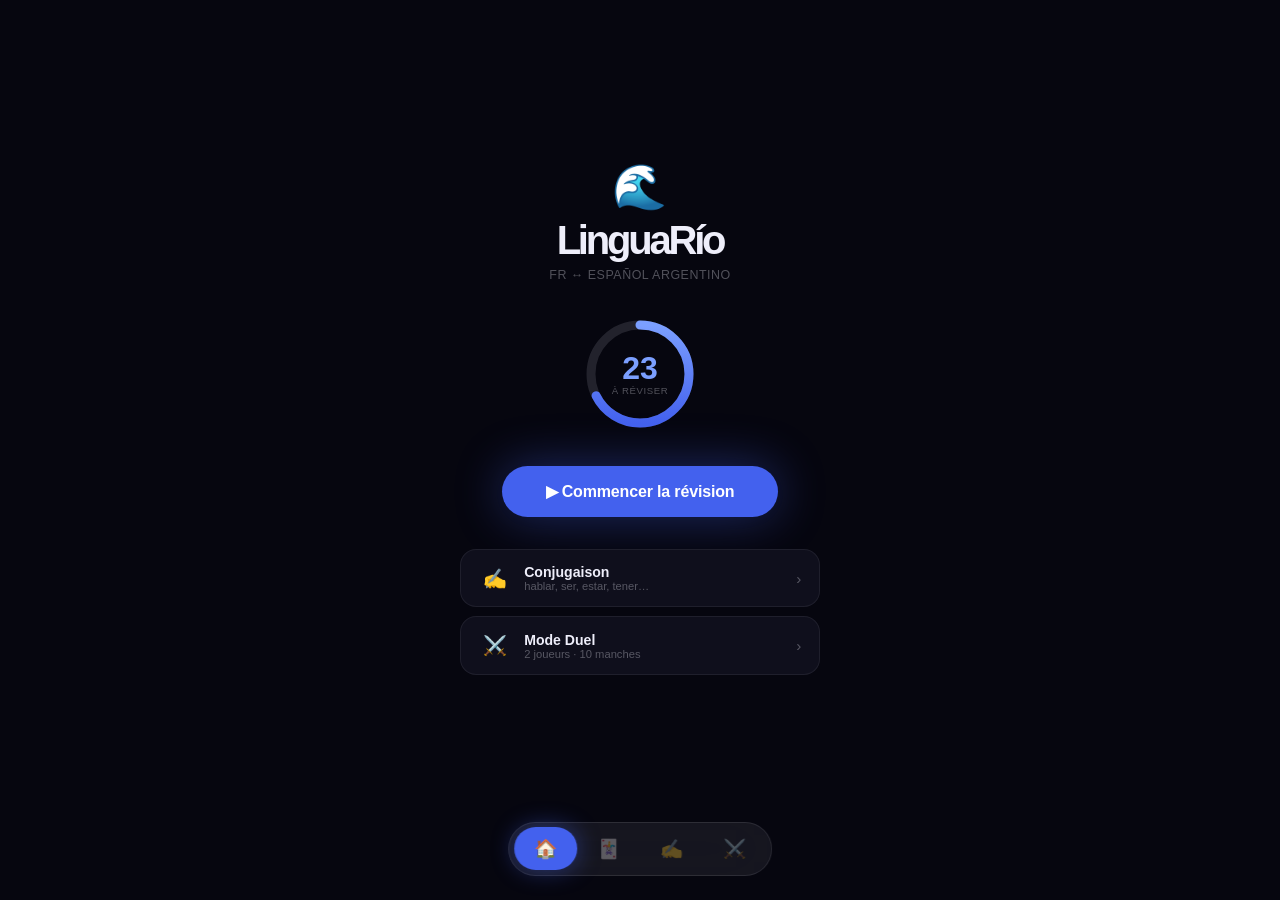
<file: draft-a.html>
<!DOCTYPE html>
<html lang="fr">
<head>
<meta charset="UTF-8">
<meta name="viewport" content="width=device-width, initial-scale=1.0, viewport-fit=cover">
<title>LinguaRío · Draft A — Instinct</title>
<style>
:root {
  --bg: #06060f;
  --s:  #0f0f1c;
  --s2: #161626;
  --tx: #eeeefa;
  --m:  rgba(238,238,250,.32);
  --m2: rgba(238,238,250,.12);
  --a:  #4361ee;
  --a2: #7b9fff;
  --g:  #22c55e;
  --g2: #4ade80;
  --r:  #ef4444;
}
*, *::before, *::after { box-sizing: border-box; margin: 0; padding: 0; }
html, body { height: 100%; overflow: hidden; background: var(--bg); color: var(--tx);
  font-family: -apple-system, BlinkMacSystemFont, 'SF Pro Display', sans-serif; }

.screen { display: none; position: fixed; inset: 0; flex-direction: column; }
.screen.on { display: flex; }

/* NAV — floating pill, icons only */
nav {
  position: fixed; bottom: max(1.5rem, env(safe-area-inset-bottom));
  left: 50%; transform: translateX(-50%);
  background: rgba(238,238,250,.07);
  backdrop-filter: blur(28px); -webkit-backdrop-filter: blur(28px);
  border: 1px solid rgba(238,238,250,.1);
  border-radius: 4rem; padding: .3rem; display: flex; gap: 0; z-index: 999;
}
nav button {
  border: none; background: none; color: var(--m);
  padding: .65rem 1.25rem; border-radius: 3rem;
  font-size: 1.15rem; cursor: pointer; transition: background .18s, color .18s;
}
nav button.on { background: var(--a); color: #fff; box-shadow: 0 0 24px rgba(67,97,238,.45); }

/* ── HOME ── */
#home { align-items: center; justify-content: center; gap: 2rem; padding: 2rem 2rem 6rem; }

.brand { display: flex; flex-direction: column; align-items: center; gap: .3rem; }
.brand-wave { font-size: 2.75rem; }
.brand-name { font-size: 2.5rem; font-weight: 900; letter-spacing: -.08em; }
.brand-sub  { font-size: .78rem; color: var(--m); letter-spacing: .04em; }

/* Ring */
.ring-wrap { position: relative; width: 120px; height: 120px; }
.ring-svg   { transform: rotate(-90deg); }
.ring-bg    { fill: none; stroke: var(--m2); stroke-width: 9; }
.ring-fg    { fill: none; stroke: url(#rg); stroke-width: 9; stroke-linecap: round;
              stroke-dasharray: 308; stroke-dashoffset: 100; }
.ring-inner { position: absolute; inset: 0; display: flex; flex-direction: column;
              align-items: center; justify-content: center; gap: .05rem; }
.ring-n  { font-size: 2rem; font-weight: 900; color: var(--a2); line-height: 1; }
.ring-l  { font-size: .6rem; color: var(--m); letter-spacing: .06em; text-transform: uppercase; }

.cta {
  background: var(--a); color: #fff;
  border: none; border-radius: 3rem;
  padding: 1rem 2.75rem; font-size: 1rem; font-weight: 800;
  cursor: pointer; letter-spacing: -.01em;
  box-shadow: 0 0 48px rgba(67,97,238,.4), 0 4px 20px rgba(0,0,0,.3);
  transition: transform .12s, box-shadow .12s;
}
.cta:active { transform: scale(.97); }

.home-rows { display: flex; flex-direction: column; gap: .55rem; width: 100%; max-width: 360px; }
.home-row {
  background: var(--s); border: 1px solid rgba(238,238,250,.07);
  border-radius: 1rem; padding: .9rem 1.1rem;
  display: flex; align-items: center; gap: .85rem; cursor: pointer;
  transition: background .14s; user-select: none;
}
.home-row:active { background: var(--s2); }
.home-row-ic   { font-size: 1.2rem; width: 2rem; text-align: center; }
.home-row-info { flex: 1; }
.home-row-t    { font-size: .88rem; font-weight: 700; }
.home-row-s    { font-size: .7rem; color: var(--m); }
.home-row-arr  { color: var(--m); font-size: .95rem; }

/* ── FLASHCARDS ── */
#flashcards { align-items: center; justify-content: flex-start; padding: 3rem 1.5rem 6rem; gap: 1.25rem; }

.fc-topbar { display: flex; justify-content: space-between; align-items: center; width: 100%; max-width: 380px; }
.fc-counter { font-size: .78rem; color: var(--m); letter-spacing: .06em; }
.fc-quit    { font-size: .78rem; color: var(--m); cursor: pointer; padding: .3rem .5rem; }
.fc-bar     { width: 100%; max-width: 380px; height: 2px; background: var(--m2); border-radius: 1px; overflow: hidden; }
.fc-fill    { height: 100%; width: 30%; background: linear-gradient(90deg, var(--a), var(--a2)); border-radius: 1px; }

.fc-card {
  width: 100%; max-width: 380px; flex: 1;
  background: var(--s); border: 1px solid rgba(238,238,250,.07);
  border-radius: 1.5rem; padding: 2.5rem 2rem;
  display: flex; flex-direction: column; align-items: center; justify-content: center;
  gap: .75rem;
}
.fc-lang    { font-size: .65rem; color: var(--m); letter-spacing: .12em; text-transform: uppercase; }
.fc-word    { font-size: 4.5rem; font-weight: 900; letter-spacing: -.07em; text-align: center; line-height: .92; }
.fc-hint    { font-size: .78rem; color: var(--m); font-style: italic; text-align: center; min-height: 1.3em; }
.fc-answer  { font-size: 3.25rem; font-weight: 900; letter-spacing: -.06em; color: var(--a2); text-align: center; display: none; }
.fc-context { font-size: .78rem; color: var(--m); font-style: italic; text-align: center; display: none; }

.fc-reveal {
  background: var(--m2); border: 1px solid rgba(238,238,250,.12);
  color: rgba(238,238,250,.55); border-radius: 3rem;
  padding: .75rem 2.25rem; font-size: .85rem; font-weight: 700;
  cursor: pointer; transition: all .15s; margin-top: .75rem;
}
.fc-reveal:active { background: rgba(238,238,250,.18); }

.fc-btns { display: flex; gap: .75rem; width: 100%; max-width: 380px; display: none; }
.fc-btn  { flex: 1; border: none; border-radius: 3rem; padding: .95rem; font-size: .9rem; font-weight: 800; cursor: pointer; transition: transform .1s; }
.fc-btn:active { transform: scale(.97); }
.fc-btn-n { background: rgba(239,68,68,.14); color: #f87171; border: 1px solid rgba(239,68,68,.25); }
.fc-btn-y { background: rgba(34,197,94,.14); color: var(--g2);  border: 1px solid rgba(34,197,94,.25); }

/* ── CONJUGATION ── */
#conjugation { padding: 2rem 1.5rem 6rem; gap: 1.25rem; overflow-y: auto; }

.co-title { font-size: 2.25rem; font-weight: 900; letter-spacing: -.07em; }
.co-tabs  { display: flex; gap: .4rem; flex-wrap: wrap; }
.co-tab   { border: none; border-radius: 99px; padding: .35rem .95rem;
            font-size: .78rem; font-weight: 700; cursor: pointer; transition: all .15s; }
.co-tab.on      { background: var(--a); color: #fff; box-shadow: 0 0 16px rgba(67,97,238,.35); }
.co-tab:not(.on){ background: var(--m2); color: var(--m); }
.co-verb  { font-size: 3.25rem; font-weight: 900; letter-spacing: -.07em; color: var(--a2); }
.co-verbs { display: flex; flex-wrap: wrap; gap: .45rem; }
.co-vpill { padding: .35rem .9rem; border-radius: 99px; font-size: .85rem; font-weight: 600; cursor: pointer; }
.co-vpill.on      { background: var(--a); color: #fff; }
.co-vpill:not(.on){ background: var(--m2); color: var(--m); }
.co-grid  { display: grid; grid-template-columns: 1fr 1fr; gap: .6rem; }
.co-cell  { background: var(--s); border: 1px solid rgba(238,238,250,.07); border-radius: 1rem; padding: .9rem 1rem; }
.co-pron  { font-size: .62rem; color: var(--m); letter-spacing: .1em; text-transform: uppercase; margin-bottom: .3rem; }
.co-form  { font-size: 1.45rem; font-weight: 800; letter-spacing: -.03em; }

/* ── DUEL ── */
#duel { flex-direction: row; }
.dh { flex: 1; display: flex; align-items: center; justify-content: center; cursor: pointer; user-select: none; }
.dh-fr { background: rgba(67,97,238,.09); }
.dh-ar { background: rgba(34,197,94,.09); border-left: 1px solid rgba(238,238,250,.05); }
.dh-inner { display: flex; flex-direction: column; align-items: center; gap: .4rem; }
.dh-flag  { font-size: 2.25rem; }
.dh-pts   { font-size: 5rem; font-weight: 900; line-height: 1; letter-spacing: -.05em; }
.dh-fr .dh-pts { color: #7b9fff; }
.dh-ar .dh-pts { color: var(--g2); }
.dh-lbl   { font-size: .6rem; color: var(--m); letter-spacing: .08em; text-transform: uppercase; text-align: center; }
.du-ov    { position: absolute; inset: 0; display: flex; align-items: center; justify-content: center; pointer-events: none; }
.du-card  {
  background: rgba(6,6,15,.9); backdrop-filter: blur(28px); -webkit-backdrop-filter: blur(28px);
  border: 1px solid rgba(238,238,250,.12); border-radius: 1.5rem;
  padding: 1.5rem 2.75rem; display: flex; flex-direction: column; align-items: center; gap: .9rem;
  pointer-events: auto; box-shadow: 0 8px 56px rgba(0,0,0,.65);
}
.du-rd    { font-size: .62rem; color: var(--m); letter-spacing: .1em; text-transform: uppercase; }
.du-word  { font-size: 3.25rem; font-weight: 900; letter-spacing: -.06em; }
.du-btn   { background: #fff; color: #06060f; border: none; border-radius: 2rem; padding: .7rem 2rem; font-size: .9rem; font-weight: 800; cursor: pointer; }
</style>
</head>
<body>

<!-- ── HOME ── -->
<main class="screen on" id="home">
  <div class="brand">
    <div class="brand-wave">🌊</div>
    <div class="brand-name">LinguaRío</div>
    <div class="brand-sub">FR ↔ ESPAÑOL ARGENTINO</div>
  </div>

  <div class="ring-wrap">
    <svg class="ring-svg" width="120" height="120" viewBox="0 0 120 120">
      <defs>
        <linearGradient id="rg" x1="0%" y1="0%" x2="100%" y2="0%">
          <stop offset="0%" stop-color="#4361ee"/>
          <stop offset="100%" stop-color="#7b9fff"/>
        </linearGradient>
      </defs>
      <circle class="ring-bg" cx="60" cy="60" r="49"/>
      <circle class="ring-fg" cx="60" cy="60" r="49"/>
    </svg>
    <div class="ring-inner">
      <div class="ring-n">23</div>
      <div class="ring-l">à réviser</div>
    </div>
  </div>

  <button class="cta" onclick="go('flashcards')">▶ Commencer la révision</button>

  <div class="home-rows">
    <div class="home-row" onclick="go('conjugation')">
      <span class="home-row-ic">✍️</span>
      <div class="home-row-info">
        <div class="home-row-t">Conjugaison</div>
        <div class="home-row-s">hablar, ser, estar, tener…</div>
      </div>
      <span class="home-row-arr">›</span>
    </div>
    <div class="home-row" onclick="go('duel')">
      <span class="home-row-ic">⚔️</span>
      <div class="home-row-info">
        <div class="home-row-t">Mode Duel</div>
        <div class="home-row-s">2 joueurs · 10 manches</div>
      </div>
      <span class="home-row-arr">›</span>
    </div>
  </div>
</main>

<!-- ── FLASHCARDS ── -->
<main class="screen" id="flashcards">
  <div class="fc-topbar">
    <span class="fc-counter">7 / 23 mots</span>
    <span class="fc-quit" onclick="go('home')">✕</span>
  </div>
  <div class="fc-bar"><div class="fc-fill"></div></div>
  <div class="fc-card">
    <div class="fc-lang">🇬🇧 Anglais</div>
    <div class="fc-word">house</div>
    <div class="fc-answer" id="fc-ans">maison · casa</div>
    <div class="fc-context" id="fc-ctx">"La maison est grande" · "La casa es grande"</div>
    <div class="fc-hint" id="fc-hint">Pense à ta réponse…</div>
    <button class="fc-reveal" id="fc-rev" onclick="fcReveal()">Révéler la traduction →</button>
  </div>
  <div class="fc-btns" id="fc-btns">
    <button class="fc-btn fc-btn-n" onclick="fcNext()">✗ &nbsp;Raté</button>
    <button class="fc-btn fc-btn-y" onclick="fcNext()">✓ &nbsp;Su !</button>
  </div>
</main>

<!-- ── CONJUGATION ── -->
<main class="screen" id="conjugation">
  <div class="co-title">Conjugaison</div>
  <div class="co-tabs">
    <button class="co-tab on">Présent</button>
    <button class="co-tab">Passé composé</button>
    <button class="co-tab">Futur</button>
    <button class="co-tab">Subjonctif</button>
  </div>
  <div class="co-verbs">
    <span class="co-vpill on">hablar</span>
    <span class="co-vpill">ser</span>
    <span class="co-vpill">estar</span>
    <span class="co-vpill">tener</span>
    <span class="co-vpill">ir</span>
    <span class="co-vpill">hacer</span>
    <span class="co-vpill">poder</span>
  </div>
  <div class="co-verb">hablar</div>
  <div class="co-grid">
    <div class="co-cell"><div class="co-pron">yo</div><div class="co-form">hablo</div></div>
    <div class="co-cell"><div class="co-pron">vos</div><div class="co-form">hablás</div></div>
    <div class="co-cell"><div class="co-pron">él / ella</div><div class="co-form">habla</div></div>
    <div class="co-cell"><div class="co-pron">nosotros</div><div class="co-form">hablamos</div></div>
    <div class="co-cell"><div class="co-pron">ustedes</div><div class="co-form">hablan</div></div>
    <div class="co-cell" style="border-color:rgba(67,97,238,.3);background:rgba(67,97,238,.06)">
      <div class="co-pron" style="color:var(--a2)">⚡ voseo argentin</div>
      <div class="co-form" style="color:var(--a2)">hablás</div>
    </div>
  </div>
</main>

<!-- ── DUEL ── -->
<main class="screen" id="duel" style="flex-direction:row;position:fixed;inset:0;">
  <div class="dh dh-fr">
    <div class="dh-inner" style="transform:rotate(180deg)">
      <div class="dh-flag">🇫🇷</div>
      <div class="dh-pts">3</div>
      <div class="dh-lbl">apprend<br>le français</div>
    </div>
  </div>
  <div class="dh dh-ar">
    <div class="dh-inner">
      <div class="dh-flag">🇦🇷</div>
      <div class="dh-pts">5</div>
      <div class="dh-lbl">apprend<br>l'espagnol</div>
    </div>
  </div>
  <div class="du-ov">
    <div class="du-card">
      <div class="du-rd">Manche 8 / 10</div>
      <div class="du-word">rain</div>
      <button class="du-btn">Révéler</button>
    </div>
  </div>
</main>

<!-- NAV -->
<nav>
  <button class="on" data-s="home"        onclick="go('home')">🏠</button>
  <button          data-s="flashcards"   onclick="go('flashcards')">🃏</button>
  <button          data-s="conjugation"  onclick="go('conjugation')">✍️</button>
  <button          data-s="duel"         onclick="go('duel')">⚔️</button>
</nav>

<script>
function go(id) {
  document.querySelectorAll('.screen').forEach(s => s.classList.remove('on'));
  document.querySelectorAll('nav button').forEach(b => b.classList.remove('on'));
  document.getElementById(id).classList.add('on');
  document.querySelector(`[data-s="${id}"]`)?.classList.add('on');
}
function fcReveal() {
  document.getElementById('fc-ans').style.display = 'block';
  document.getElementById('fc-ctx').style.display = 'block';
  document.getElementById('fc-hint').style.display = 'none';
  document.getElementById('fc-rev').style.display = 'none';
  document.getElementById('fc-btns').style.display = 'flex';
}
function fcNext() {
  document.getElementById('fc-ans').style.display = 'none';
  document.getElementById('fc-ctx').style.display = 'none';
  document.getElementById('fc-hint').style.display = 'block';
  document.getElementById('fc-rev').style.display = 'block';
  document.getElementById('fc-btns').style.display = 'none';
}
</script>
</body>
</html>
</file>
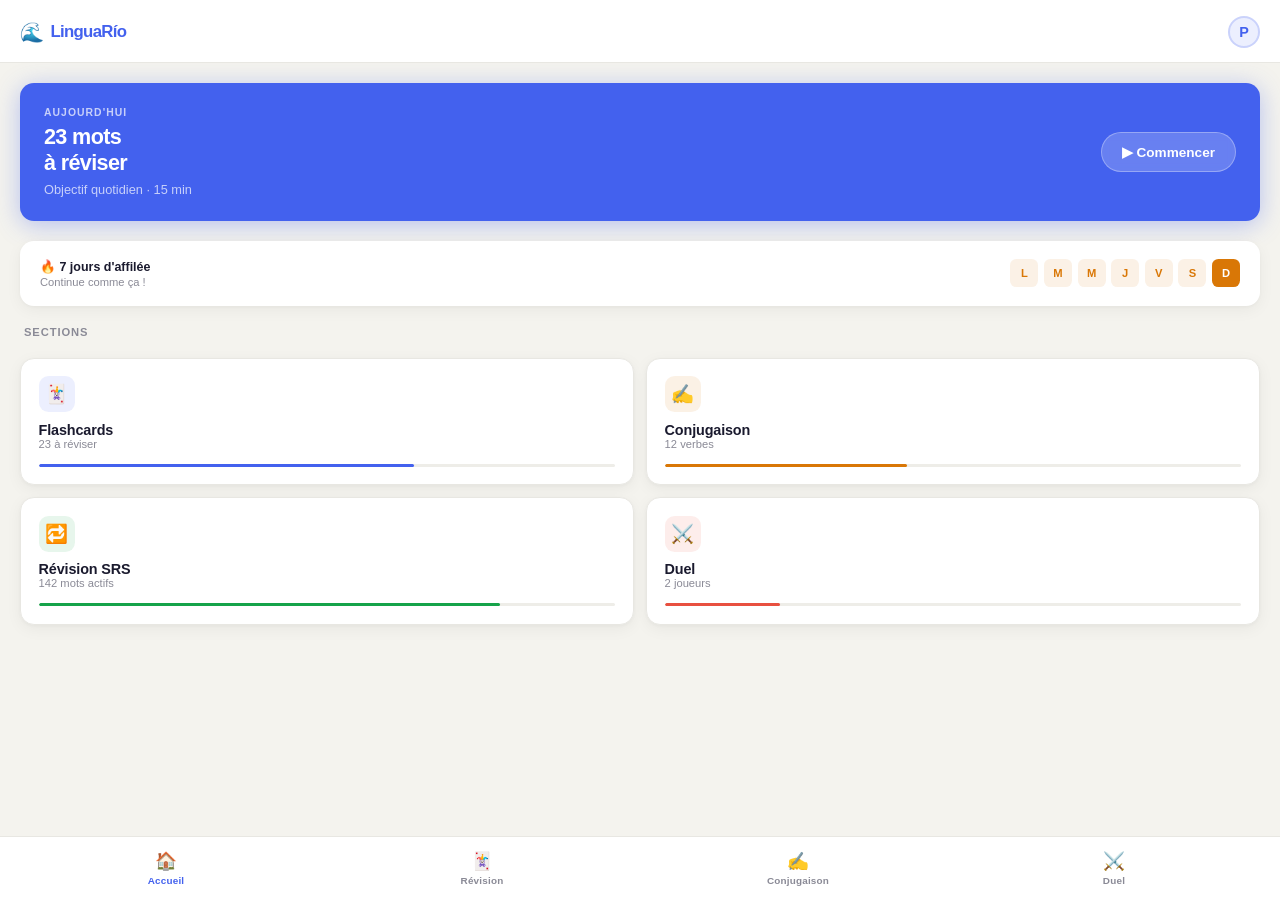
<file: draft-b.html>
<!DOCTYPE html>
<html lang="fr">
<head>
<meta charset="UTF-8">
<meta name="viewport" content="width=device-width, initial-scale=1.0, viewport-fit=cover">
<title>LinguaRío · Draft B — Atelier</title>
<style>
:root {
  --bg:   #f4f3ee;
  --bg2:  #eeede8;
  --card: #ffffff;
  --tx:   #1a1a2e;
  --m:    #8a8a96;
  --m2:   #c8c7cc;
  --brd:  #e8e7e2;
  --a:    #4361ee;
  --a10:  rgba(67,97,238,.1);
  --a20:  rgba(67,97,238,.2);
  --co:   #e85040;
  --co10: rgba(232,80,64,.1);
  --g:    #16a34a;
  --g10:  rgba(22,163,74,.1);
  --y:    #d97706;
  --y10:  rgba(217,119,6,.1);
  --r:    .875rem;
  --rs:   .625rem;
  --sh:   0 1px 4px rgba(0,0,0,.04), 0 4px 16px rgba(0,0,0,.05);
  --sh2:  0 2px 8px rgba(0,0,0,.06), 0 8px 32px rgba(0,0,0,.07);
}
*, *::before, *::after { box-sizing: border-box; margin: 0; padding: 0; }
html, body { height: 100%; overflow: hidden; background: var(--bg); color: var(--tx);
  font-family: -apple-system, BlinkMacSystemFont, 'Segoe UI', Roboto, sans-serif; }

.screen { display: none; position: fixed; inset: 0; flex-direction: column; overflow-y: auto; overflow-x: hidden; }
.screen.on { display: flex; }

/* NAV — bottom tabs with labels */
nav {
  position: fixed; bottom: 0; left: 0; right: 0;
  background: var(--card); border-top: 1px solid var(--brd);
  display: flex; padding: .5rem .5rem max(.5rem, env(safe-area-inset-bottom));
  z-index: 999;
}
nav button {
  flex: 1; border: none; background: none; color: var(--m);
  display: flex; flex-direction: column; align-items: center; gap: .15rem;
  padding: .4rem .2rem; cursor: pointer; border-radius: var(--rs);
  transition: color .15s; font-size: inherit;
}
nav button .ni { font-size: 1.1rem; }
nav button .nl { font-size: .62rem; font-weight: 600; letter-spacing: .02em; }
nav button.on   { color: var(--a); }

/* ── HOME ── */
#home { padding: 0 0 5rem; }

.hm-header {
  background: var(--card); border-bottom: 1px solid var(--brd);
  padding: 1rem 1.25rem .85rem; display: flex; align-items: center; justify-content: space-between;
  position: sticky; top: 0; z-index: 10;
}
.hm-logo { display: flex; align-items: center; gap: .4rem; }
.hm-wave { font-size: 1.2rem; }
.hm-name { font-size: 1.05rem; font-weight: 800; letter-spacing: -.04em; color: var(--a); }
.hm-avatar {
  width: 32px; height: 32px; border-radius: 50%;
  background: var(--a10); border: 2px solid var(--a20);
  display: flex; align-items: center; justify-content: center;
  font-size: .9rem; font-weight: 700; color: var(--a);
}

.hm-body { padding: 1.25rem; display: flex; flex-direction: column; gap: 1.25rem; }

/* Today card */
.today-card {
  background: var(--a); border-radius: var(--r); padding: 1.5rem;
  color: #fff; display: flex; align-items: center; gap: 1.25rem;
  box-shadow: 0 4px 24px rgba(67,97,238,.35);
  cursor: pointer;
}
.today-left { flex: 1; display: flex; flex-direction: column; gap: .4rem; }
.today-tag  { font-size: .65rem; font-weight: 700; letter-spacing: .1em; text-transform: uppercase; opacity: .7; }
.today-h    { font-size: 1.35rem; font-weight: 800; letter-spacing: -.03em; line-height: 1.2; }
.today-sub  { font-size: .8rem; opacity: .7; }
.today-btn  {
  background: rgba(255,255,255,.2); border: 1.5px solid rgba(255,255,255,.3);
  color: #fff; border-radius: 2rem; padding: .7rem 1.25rem;
  font-size: .85rem; font-weight: 800; cursor: pointer;
  white-space: nowrap; backdrop-filter: blur(4px);
  transition: background .15s;
}
.today-btn:active { background: rgba(255,255,255,.3); }

/* Streak bar */
.streak-wrap { background: var(--card); border-radius: var(--r); padding: 1.1rem 1.25rem; box-shadow: var(--sh); display: flex; align-items: center; justify-content: space-between; }
.streak-left { display: flex; flex-direction: column; gap: .15rem; }
.streak-t    { font-size: .78rem; font-weight: 700; color: var(--tx); }
.streak-s    { font-size: .7rem; color: var(--m); }
.streak-days { display: flex; gap: .35rem; }
.sday { width: 28px; height: 28px; border-radius: .4rem; display: flex; align-items: center; justify-content: center; font-size: .7rem; }
.sday.done { background: var(--y10); color: var(--y); font-weight: 800; }
.sday.today{ background: var(--y); color: #fff; font-weight: 800; }
.sday.miss { background: var(--bg2); color: var(--m2); }

/* Section header */
.sh { font-size: .7rem; font-weight: 700; color: var(--m); letter-spacing: .08em; text-transform: uppercase; padding: 0 .25rem; }

/* Grid cards */
.grid2 { display: grid; grid-template-columns: 1fr 1fr; gap: .75rem; }
.gc {
  background: var(--card); border-radius: var(--r);
  padding: 1.1rem; box-shadow: var(--sh); cursor: pointer;
  display: flex; flex-direction: column; gap: .6rem;
  transition: box-shadow .15s, transform .12s;
  border: 1px solid var(--brd);
}
.gc:active { transform: scale(.98); }
.gc-icon { width: 36px; height: 36px; border-radius: .6rem; display: flex; align-items: center; justify-content: center; font-size: 1.15rem; }
.gc-title { font-size: .9rem; font-weight: 700; letter-spacing: -.01em; }
.gc-sub   { font-size: .7rem; color: var(--m); }
.gc-prog  { height: 3px; background: var(--bg2); border-radius: 2px; overflow: hidden; margin-top: .25rem; }
.gc-fill  { height: 100%; border-radius: 2px; }

/* ── FLASHCARDS ── */
#flashcards { padding: 0 0 5rem; background: var(--bg); }

.fc-hd {
  background: var(--card); border-bottom: 1px solid var(--brd);
  padding: 1rem 1.25rem; display: flex; align-items: center; gap: 1rem; position: sticky; top: 0; z-index: 10;
}
.fc-back { font-size: 1.1rem; color: var(--m); cursor: pointer; padding: .2rem; }
.fc-prog-wrap { flex: 1; display: flex; flex-direction: column; gap: .3rem; }
.fc-hd-count  { font-size: .75rem; font-weight: 700; color: var(--tx); }
.fc-bar  { height: 5px; background: var(--bg2); border-radius: 3px; overflow: hidden; }
.fc-fill { height: 100%; width: 30%; background: linear-gradient(90deg, var(--a), #7b9fff); border-radius: 3px; }
.fc-hd-pts { font-size: .78rem; color: var(--m); }

.fc-body { padding: 1.25rem; display: flex; flex-direction: column; gap: 1rem; }

.fc-card-wrap {
  background: var(--card); border-radius: var(--r); box-shadow: var(--sh2);
  padding: 2.5rem 1.5rem; display: flex; flex-direction: column; align-items: center;
  gap: .6rem; min-height: 260px; justify-content: center; border: 1px solid var(--brd);
  cursor: pointer;
}
.fc-badge {
  background: var(--a10); color: var(--a);
  font-size: .65rem; font-weight: 800; letter-spacing: .08em; text-transform: uppercase;
  padding: .25rem .75rem; border-radius: 99px;
}
.fc-cw     { font-size: 4rem; font-weight: 900; letter-spacing: -.07em; text-align: center; line-height: .95; color: var(--tx); }
.fc-tap    { font-size: .8rem; color: var(--m); margin-top: .5rem; }
.fc-ans-w  { font-size: 3rem; font-weight: 900; letter-spacing: -.06em; color: var(--a); display: none; }
.fc-langs  { display: flex; gap: 1.5rem; align-items: center; display: none; }
.fc-lang   { display: flex; flex-direction: column; align-items: center; gap: .2rem; }
.fc-lflag  { font-size: 1.5rem; }
.fc-lword  { font-size: 1.25rem; font-weight: 700; }
.fc-lsep   { font-size: 1rem; color: var(--m2); }
.fc-ctx2   { font-size: .78rem; color: var(--m); font-style: italic; text-align: center; display: none; }

.fc-reveal-btn {
  background: var(--a); color: #fff; border: none; border-radius: var(--r);
  padding: .9rem; font-size: .9rem; font-weight: 700; cursor: pointer;
  width: 100%; margin-top: .25rem; transition: opacity .15s;
}
.fc-reveal-btn:active { opacity: .9; }
.fc-vote { display: flex; gap: .75rem; display: none; }
.fc-vote button { flex: 1; border: none; border-radius: var(--r); padding: .9rem; font-size: .88rem; font-weight: 700; cursor: pointer; }
.fc-no  { background: var(--co10); color: var(--co); border: 1.5px solid rgba(232,80,64,.2); }
.fc-yes { background: var(--g10);  color: var(--g);  border: 1.5px solid rgba(22,163,74,.2); }

/* Stats row */
.fc-stats { display: flex; gap: .75rem; }
.fc-stat  { flex: 1; background: var(--card); border: 1px solid var(--brd); border-radius: var(--rs); padding: .85rem .75rem; text-align: center; box-shadow: var(--sh); }
.fc-sn    { font-size: 1.5rem; font-weight: 900; color: var(--tx); }
.fc-sl    { font-size: .65rem; color: var(--m); letter-spacing: .04em; }

/* ── CONJUGATION ── */
#conjugation { padding: 0 0 5rem; }

.co-hd { background: var(--card); border-bottom: 1px solid var(--brd); padding: 1rem 1.25rem; position: sticky; top: 0; z-index: 10; display: flex; align-items: center; gap: .85rem; }
.co-back { font-size: 1.1rem; color: var(--m); cursor: pointer; }
.co-hd-title { font-size: 1rem; font-weight: 800; }

.co-body { padding: 1.25rem; display: flex; flex-direction: column; gap: 1rem; }
.co-verb-row { display: flex; gap: .4rem; overflow-x: auto; padding-bottom: .25rem; -webkit-overflow-scrolling: touch; }
.co-verb-row::-webkit-scrollbar { display: none; }
.co-vpill { border: none; border-radius: 99px; padding: .4rem 1.05rem; font-size: .85rem; font-weight: 700; cursor: pointer; white-space: nowrap; }
.co-vpill.on      { background: var(--a); color: #fff; box-shadow: 0 2px 12px rgba(67,97,238,.3); }
.co-vpill:not(.on){ background: var(--card); color: var(--m); border: 1px solid var(--brd); }

.co-tense-row { display: flex; gap: .4rem; }
.co-tense { border: none; border-radius: 99px; padding: .3rem .85rem; font-size: .78rem; font-weight: 600; cursor: pointer; }
.co-tense.on      { background: var(--y10); color: var(--y); border: 1px solid rgba(217,119,6,.25); }
.co-tense:not(.on){ background: var(--card); color: var(--m); border: 1px solid var(--brd); }

.co-hero { background: var(--a); color: #fff; border-radius: var(--r); padding: 1.25rem 1.5rem; display: flex; justify-content: space-between; align-items: center; }
.co-hero-verb { font-size: 2.25rem; font-weight: 900; letter-spacing: -.07em; }
.co-hero-tag  { font-size: .72rem; opacity: .7; font-weight: 600; }

.co-grid { display: grid; grid-template-columns: 1fr 1fr; gap: .6rem; }
.co-cell { background: var(--card); border: 1px solid var(--brd); border-radius: var(--rs); padding: .9rem; box-shadow: var(--sh); }
.co-pron { font-size: .65rem; color: var(--m); text-transform: uppercase; letter-spacing: .08em; margin-bottom: .3rem; font-weight: 600; }
.co-form { font-size: 1.35rem; font-weight: 800; color: var(--tx); }
.co-cell.ar { border-color: rgba(67,97,238,.25); background: var(--a10); }
.co-cell.ar .co-form { color: var(--a); }
.co-cell.ar .co-pron { color: var(--a); }

.co-note { background: var(--y10); border: 1px solid rgba(217,119,6,.2); border-radius: var(--rs); padding: .85rem 1rem; display: flex; gap: .6rem; align-items: flex-start; }
.co-note-ic { font-size: 1rem; }
.co-note-tx { font-size: .78rem; color: var(--y); font-weight: 600; line-height: 1.5; }

/* ── DUEL ── */
#duel { flex-direction: row; overflow: hidden; }
.du-half { flex: 1; display: flex; align-items: center; justify-content: center; cursor: pointer; }
.du-fr { background: linear-gradient(160deg, #eef1fd, #dce4fb); }
.du-ar { background: linear-gradient(160deg, #ecfdf5, #d1fae5); border-left: 1px solid #e8e7e2; }
.du-inner { display: flex; flex-direction: column; align-items: center; gap: .5rem; }
.du-flag  { font-size: 2.5rem; }
.du-pts   { font-size: 5.5rem; font-weight: 900; letter-spacing: -.06em; line-height: 1; }
.du-fr .du-pts { color: var(--a); }
.du-ar .du-pts { color: var(--g); }
.du-lbl   { font-size: .65rem; font-weight: 700; letter-spacing: .06em; text-transform: uppercase; text-align: center; }
.du-fr .du-lbl { color: rgba(67,97,238,.6); }
.du-ar .du-lbl { color: rgba(22,163,74,.6); }
.du-tap   { font-size: .7rem; color: var(--m); margin-top: .15rem; }

.du-ov { position: absolute; inset: 0; display: flex; align-items: center; justify-content: center; pointer-events: none; }
.du-card {
  background: var(--card); border: 1px solid var(--brd);
  border-radius: 1.5rem; padding: 1.75rem 2.5rem;
  box-shadow: 0 8px 48px rgba(0,0,0,.12), 0 2px 8px rgba(0,0,0,.06);
  display: flex; flex-direction: column; align-items: center; gap: 1rem;
  pointer-events: auto;
}
.du-rd  { font-size: .65rem; color: var(--m); font-weight: 700; letter-spacing: .1em; text-transform: uppercase; }
.du-prog{ width: 140px; height: 4px; background: var(--bg2); border-radius: 2px; overflow: hidden; }
.du-pf  { height: 100%; width: 70%; background: linear-gradient(90deg, var(--a), #7b9fff); border-radius: 2px; }
.du-word{ font-size: 3.25rem; font-weight: 900; letter-spacing: -.07em; color: var(--tx); }
.du-btn {
  background: var(--a); color: #fff; border: none; border-radius: 2rem;
  padding: .75rem 2.25rem; font-size: .9rem; font-weight: 800; cursor: pointer;
  box-shadow: 0 4px 20px rgba(67,97,238,.3);
}
</style>
</head>
<body>

<!-- ── HOME ── -->
<main class="screen on" id="home">
  <div class="hm-header">
    <div class="hm-logo">
      <span class="hm-wave">🌊</span>
      <span class="hm-name">LinguaRío</span>
    </div>
    <div class="hm-avatar">P</div>
  </div>

  <div class="hm-body">
    <!-- Today card -->
    <div class="today-card" onclick="go('flashcards')">
      <div class="today-left">
        <div class="today-tag">Aujourd'hui</div>
        <div class="today-h">23 mots<br>à réviser</div>
        <div class="today-sub">Objectif quotidien · 15 min</div>
      </div>
      <button class="today-btn">▶ Commencer</button>
    </div>

    <!-- Streak -->
    <div class="streak-wrap">
      <div class="streak-left">
        <div class="streak-t">🔥 7 jours d'affilée</div>
        <div class="streak-s">Continue comme ça !</div>
      </div>
      <div class="streak-days">
        <div class="sday done">L</div>
        <div class="sday done">M</div>
        <div class="sday done">M</div>
        <div class="sday done">J</div>
        <div class="sday done">V</div>
        <div class="sday done">S</div>
        <div class="sday today">D</div>
      </div>
    </div>

    <div class="sh">Sections</div>

    <!-- Grid -->
    <div class="grid2">
      <div class="gc" onclick="go('flashcards')">
        <div class="gc-icon" style="background:var(--a10)">🃏</div>
        <div>
          <div class="gc-title">Flashcards</div>
          <div class="gc-sub">23 à réviser</div>
        </div>
        <div class="gc-prog"><div class="gc-fill" style="width:65%;background:var(--a)"></div></div>
      </div>
      <div class="gc" onclick="go('conjugation')">
        <div class="gc-icon" style="background:var(--y10)">✍️</div>
        <div>
          <div class="gc-title">Conjugaison</div>
          <div class="gc-sub">12 verbes</div>
        </div>
        <div class="gc-prog"><div class="gc-fill" style="width:42%;background:var(--y)"></div></div>
      </div>
      <div class="gc" onclick="go('flashcards')">
        <div class="gc-icon" style="background:var(--g10)">🔁</div>
        <div>
          <div class="gc-title">Révision SRS</div>
          <div class="gc-sub">142 mots actifs</div>
        </div>
        <div class="gc-prog"><div class="gc-fill" style="width:80%;background:var(--g)"></div></div>
      </div>
      <div class="gc" onclick="go('duel')">
        <div class="gc-icon" style="background:var(--co10)">⚔️</div>
        <div>
          <div class="gc-title">Duel</div>
          <div class="gc-sub">2 joueurs</div>
        </div>
        <div class="gc-prog"><div class="gc-fill" style="width:20%;background:var(--co)"></div></div>
      </div>
    </div>
  </div>
</main>

<!-- ── FLASHCARDS ── -->
<main class="screen" id="flashcards">
  <div class="fc-hd">
    <span class="fc-back" onclick="go('home')">‹</span>
    <div class="fc-prog-wrap">
      <div class="fc-hd-count">Révision — 7 / 23 mots</div>
      <div class="fc-bar"><div class="fc-fill"></div></div>
    </div>
    <span class="fc-hd-pts">+4 🔥</span>
  </div>

  <div class="fc-body">
    <div class="fc-stats">
      <div class="fc-stat"><div class="fc-sn" style="color:var(--g)">4</div><div class="fc-sl">Sus ✓</div></div>
      <div class="fc-stat"><div class="fc-sn" style="color:var(--co)">2</div><div class="fc-sl">Ratés ✗</div></div>
      <div class="fc-stat"><div class="fc-sn">16</div><div class="fc-sl">Restants</div></div>
    </div>

    <div class="fc-card-wrap" onclick="fcReveal()">
      <div class="fc-badge">🇬🇧 Anglais → Traduire</div>
      <div class="fc-cw">house</div>
      <div class="fc-tap" id="fc-tap">Tape pour révéler</div>
      <div class="fc-langs" id="fc-langs">
        <div class="fc-lang">
          <div class="fc-lflag">🇫🇷</div>
          <div class="fc-lword">maison</div>
        </div>
        <div class="fc-lsep">·</div>
        <div class="fc-lang">
          <div class="fc-lflag">🇦🇷</div>
          <div class="fc-lword">casa</div>
        </div>
      </div>
      <div class="fc-ctx2" id="fc-ctx">« La maison est grande · La casa es grande »</div>
    </div>

    <button class="fc-reveal-btn" id="fc-rev" onclick="fcReveal()">Révéler la traduction</button>

    <div class="fc-vote" id="fc-vote">
      <button class="fc-no" onclick="fcNext()">✗ &nbsp;Je l'avais pas</button>
      <button class="fc-yes" onclick="fcNext()">✓ &nbsp;Je l'avais !</button>
    </div>
  </div>
</main>

<!-- ── CONJUGATION ── -->
<main class="screen" id="conjugation">
  <div class="co-hd">
    <span class="co-back" onclick="go('home')">‹</span>
    <div class="co-hd-title">Conjugaison</div>
  </div>
  <div class="co-body">
    <div class="co-verb-row">
      <button class="co-vpill on">hablar</button>
      <button class="co-vpill">ser</button>
      <button class="co-vpill">estar</button>
      <button class="co-vpill">tener</button>
      <button class="co-vpill">ir</button>
      <button class="co-vpill">hacer</button>
      <button class="co-vpill">poder</button>
    </div>
    <div class="co-tense-row">
      <button class="co-tense on">Présent</button>
      <button class="co-tense">Passé</button>
      <button class="co-tense">Futur</button>
      <button class="co-tense">Subj.</button>
    </div>
    <div class="co-hero">
      <div class="co-hero-verb">hablar</div>
      <div class="co-hero-tag">→ parler</div>
    </div>
    <div class="co-grid">
      <div class="co-cell"><div class="co-pron">yo</div><div class="co-form">hablo</div></div>
      <div class="co-cell ar"><div class="co-pron">vos ⚡</div><div class="co-form">hablás</div></div>
      <div class="co-cell"><div class="co-pron">él / ella</div><div class="co-form">habla</div></div>
      <div class="co-cell"><div class="co-pron">nosotros</div><div class="co-form">hablamos</div></div>
      <div class="co-cell"><div class="co-pron">ustedes</div><div class="co-form">hablan</div></div>
    </div>
    <div class="co-note">
      <span class="co-note-ic">💡</span>
      <div class="co-note-tx">En Argentine, <b>vos</b> remplace <b>tú</b>. L'accent tonique se déplace sur la dernière syllabe : <b>hablás</b>, non <i>hablas</i>.</div>
    </div>
  </div>
</main>

<!-- ── DUEL ── -->
<main class="screen" id="duel" style="flex-direction:row;position:fixed;inset:0;">
  <div class="du-half du-fr">
    <div class="du-inner" style="transform:rotate(180deg)">
      <div class="du-flag">🇫🇷</div>
      <div class="du-pts">3</div>
      <div class="du-lbl">apprend<br>le français</div>
      <div class="du-tap">← Tape ici si premier</div>
    </div>
  </div>
  <div class="du-half du-ar">
    <div class="du-inner">
      <div class="du-flag">🇦🇷</div>
      <div class="du-pts">5</div>
      <div class="du-lbl">apprend<br>l'espagnol</div>
      <div class="du-tap">Tape ici si primero →</div>
    </div>
  </div>
  <div class="du-ov">
    <div class="du-card">
      <div class="du-rd">Manche 8 / 10</div>
      <div class="du-prog"><div class="du-pf"></div></div>
      <div class="du-word">rain</div>
      <button class="du-btn">Révéler</button>
    </div>
  </div>
</main>

<!-- NAV -->
<nav>
  <button class="on" data-s="home"       onclick="go('home')"><span class="ni">🏠</span><span class="nl">Accueil</span></button>
  <button          data-s="flashcards"  onclick="go('flashcards')"><span class="ni">🃏</span><span class="nl">Révision</span></button>
  <button          data-s="conjugation" onclick="go('conjugation')"><span class="ni">✍️</span><span class="nl">Conjugaison</span></button>
  <button          data-s="duel"        onclick="go('duel')"><span class="ni">⚔️</span><span class="nl">Duel</span></button>
</nav>

<script>
function go(id) {
  document.querySelectorAll('.screen').forEach(s => s.classList.remove('on'));
  document.querySelectorAll('nav button').forEach(b => b.classList.remove('on'));
  document.getElementById(id).classList.add('on');
  document.querySelector(`[data-s="${id}"]`)?.classList.add('on');
}
let revealed = false;
function fcReveal() {
  if (revealed) return;
  revealed = true;
  document.getElementById('fc-tap').style.display = 'none';
  document.getElementById('fc-langs').style.display = 'flex';
  document.getElementById('fc-ctx').style.display = 'block';
  document.getElementById('fc-rev').style.display = 'none';
  document.getElementById('fc-vote').style.display = 'flex';
}
function fcNext() {
  revealed = false;
  document.getElementById('fc-tap').style.display = 'block';
  document.getElementById('fc-langs').style.display = 'none';
  document.getElementById('fc-ctx').style.display = 'none';
  document.getElementById('fc-rev').style.display = 'block';
  document.getElementById('fc-vote').style.display = 'none';
}
</script>
</body>
</html>
</file>
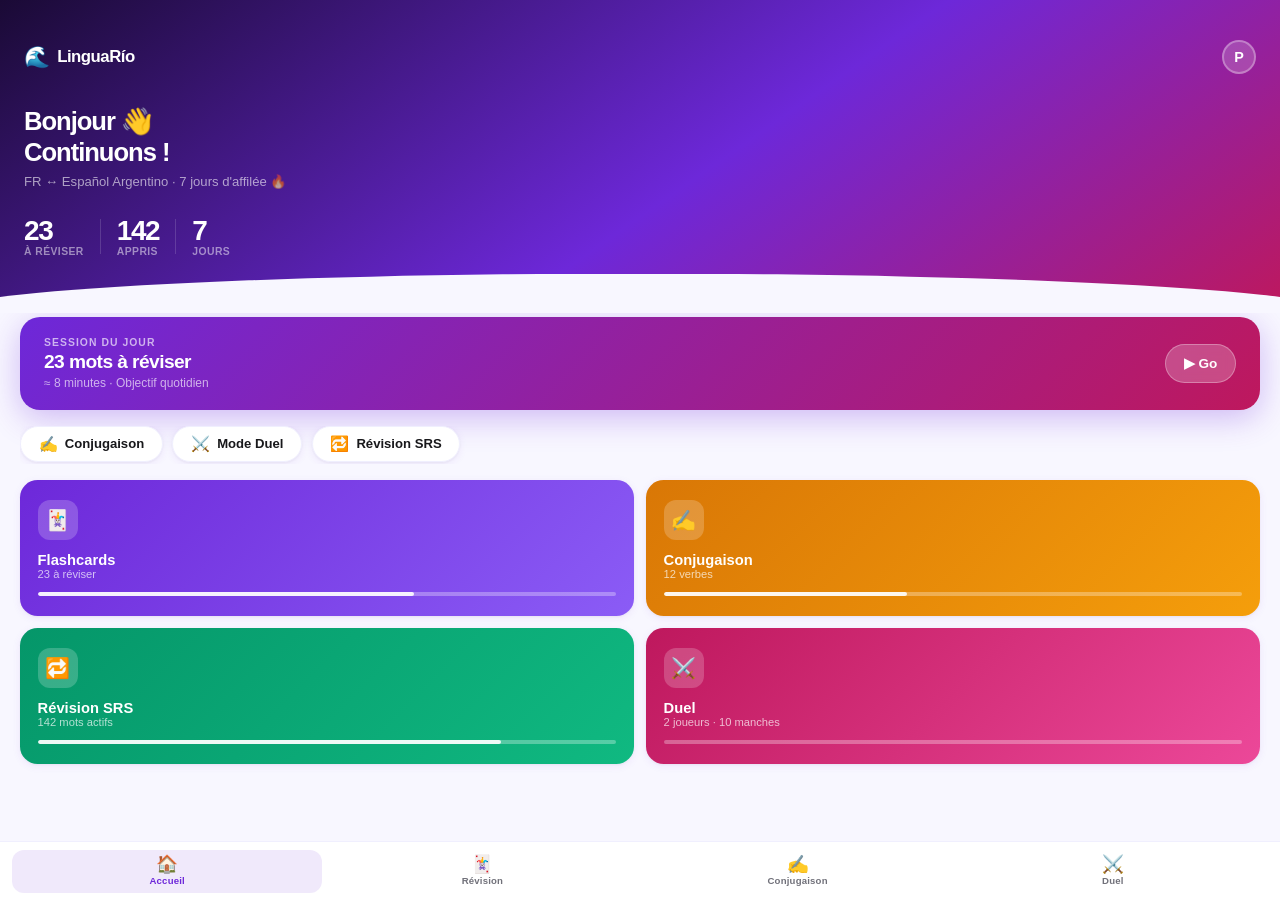
<file: draft-c.html>
<!DOCTYPE html>
<html lang="fr">
<head>
<meta charset="UTF-8">
<meta name="viewport" content="width=device-width, initial-scale=1.0, viewport-fit=cover">
<title>LinguaRío · Draft C — Río</title>
<style>
:root {
  --grad-a: #1a0a35;
  --grad-b: #6d28d9;
  --grad-c: #be185d;
  --card:   #ffffff;
  --bg:     #f8f7ff;
  --tx:     #18181b;
  --m:      #71717a;
  --m2:     #d4d4d8;
  --brd:    #f0effe;
  --a:      #6d28d9;
  --a10:    rgba(109,40,217,.1);
  --a20:    rgba(109,40,217,.18);
  --pink:   #be185d;
  --pk10:   rgba(190,24,93,.1);
  --gold:   #d97706;
  --go10:   rgba(217,119,6,.1);
  --g:      #059669;
  --g10:    rgba(5,150,105,.1);
  --r:      1rem;
  --rs:     .75rem;
  --sh:     0 2px 8px rgba(109,40,217,.08), 0 1px 3px rgba(0,0,0,.05);
  --sh2:    0 4px 24px rgba(109,40,217,.12), 0 8px 32px rgba(0,0,0,.06);
}
*, *::before, *::after { box-sizing: border-box; margin: 0; padding: 0; }
html, body { height: 100%; overflow: hidden; background: var(--bg); color: var(--tx);
  font-family: -apple-system, BlinkMacSystemFont, 'SF Pro Rounded', 'Segoe UI', Roboto, sans-serif; }

.screen { display: none; position: fixed; inset: 0; flex-direction: column; overflow-y: auto; overflow-x: hidden; }
.screen.on { display: flex; }

/* NAV — colored pill tabs */
nav {
  position: fixed; bottom: 0; left: 0; right: 0;
  background: var(--card); border-top: 1px solid var(--brd);
  display: flex; padding: .45rem .75rem max(.45rem, env(safe-area-inset-bottom));
  z-index: 999; gap: .3rem;
}
nav button {
  flex: 1; border: none; background: none; color: var(--m);
  display: flex; flex-direction: column; align-items: center; gap: .12rem;
  padding: .4rem .2rem; cursor: pointer; border-radius: .75rem;
  transition: all .18s; font-size: inherit;
}
nav button .ni { font-size: 1.1rem; line-height: 1; }
nav button .nl { font-size: .6rem; font-weight: 700; letter-spacing: .02em; }
nav button.on  { background: var(--a10); color: var(--a); }

/* ── HOME ── */
#home { padding-bottom: 5rem; }

.hm-hero {
  background: linear-gradient(145deg, var(--grad-a) 0%, var(--grad-b) 55%, var(--grad-c) 100%);
  padding: 2.5rem 1.5rem 3.5rem; position: relative; overflow: hidden;
}
.hm-hero::after {
  content: '';
  position: absolute; bottom: -1px; left: 0; right: 0; height: 2.5rem;
  background: var(--bg);
  clip-path: ellipse(55% 100% at 50% 100%);
}
.hm-top { display: flex; align-items: center; justify-content: space-between; margin-bottom: 2rem; }
.hm-logo { display: flex; align-items: center; gap: .45rem; }
.hm-ic   { font-size: 1.3rem; }
.hm-name { font-size: 1.05rem; font-weight: 800; color: #fff; letter-spacing: -.03em; }
.hm-ava  { width: 34px; height: 34px; border-radius: 50%; background: rgba(255,255,255,.18); border: 2px solid rgba(255,255,255,.3); display: flex; align-items: center; justify-content: center; font-size: .9rem; font-weight: 800; color: #fff; }

.hm-greet { font-size: 1.6rem; font-weight: 800; color: #fff; letter-spacing: -.04em; line-height: 1.2; margin-bottom: .4rem; }
.hm-sub   { font-size: .82rem; color: rgba(255,255,255,.6); margin-bottom: 1.75rem; }
.hm-stats { display: flex; gap: 1rem; }
.hm-stat  { display: flex; flex-direction: column; gap: .05rem; }
.hm-stat-n{ font-size: 1.75rem; font-weight: 900; color: #fff; letter-spacing: -.05em; line-height: 1; }
.hm-stat-l{ font-size: .65rem; color: rgba(255,255,255,.5); font-weight: 600; letter-spacing: .04em; text-transform: uppercase; }
.hm-stat-sep { width: 1px; background: rgba(255,255,255,.15); margin: .15rem 0; }

.hm-body { padding: 1.25rem; display: flex; flex-direction: column; gap: 1rem; margin-top: -1rem; }

/* CTA card */
.cta-card {
  background: linear-gradient(135deg, var(--a), var(--pink));
  border-radius: 1.25rem; padding: 1.25rem 1.5rem;
  display: flex; align-items: center; justify-content: space-between;
  box-shadow: 0 8px 32px rgba(109,40,217,.3); cursor: pointer;
}
.cta-info { display: flex; flex-direction: column; gap: .2rem; }
.cta-tag  { font-size: .65rem; font-weight: 800; color: rgba(255,255,255,.65); letter-spacing: .1em; text-transform: uppercase; }
.cta-h    { font-size: 1.2rem; font-weight: 800; color: #fff; letter-spacing: -.03em; }
.cta-sub  { font-size: .75rem; color: rgba(255,255,255,.65); }
.cta-btn  { background: rgba(255,255,255,.22); border: 1.5px solid rgba(255,255,255,.3); border-radius: 99px; color: #fff; padding: .65rem 1.1rem; font-size: .85rem; font-weight: 800; cursor: pointer; white-space: nowrap; backdrop-filter: blur(6px); }

/* Section chips */
.sec-row { display: flex; gap: .6rem; overflow-x: auto; -webkit-overflow-scrolling: touch; padding-bottom: .1rem; }
.sec-row::-webkit-scrollbar { display: none; }
.sec-chip {
  flex-shrink: 0; background: var(--card); border: 1.5px solid var(--brd);
  border-radius: 99px; padding: .5rem 1.1rem;
  display: flex; align-items: center; gap: .45rem;
  cursor: pointer; transition: all .15s; box-shadow: var(--sh);
  font-size: .82rem; font-weight: 700; color: var(--tx);
}
.sec-chip:active { transform: scale(.97); }
.sec-chip .ci { font-size: .95rem; }

/* Big section cards */
.sec-grid { display: grid; grid-template-columns: 1fr 1fr; gap: .75rem; }
.sc {
  border-radius: 1.1rem; padding: 1.25rem 1.1rem;
  cursor: pointer; display: flex; flex-direction: column; gap: .75rem;
  transition: transform .13s; box-shadow: var(--sh);
}
.sc:active { transform: scale(.97); }
.sc-ic { width: 40px; height: 40px; border-radius: .75rem; display: flex; align-items: center; justify-content: center; font-size: 1.25rem; }
.sc-t  { font-size: .92rem; font-weight: 800; }
.sc-s  { font-size: .7rem; }
.sc-prog { height: 4px; border-radius: 2px; overflow: hidden; background: rgba(255,255,255,.3); }
.sc-fill { height: 100%; border-radius: 2px; background: rgba(255,255,255,.9); }

.sc-flash { background: linear-gradient(135deg, #6d28d9, #8b5cf6); color: #fff; }
.sc-flash .sc-s { color: rgba(255,255,255,.7); }
.sc-conj  { background: linear-gradient(135deg, #d97706, #f59e0b); color: #fff; }
.sc-conj  .sc-s { color: rgba(255,255,255,.7); }
.sc-rev   { background: linear-gradient(135deg, #059669, #10b981); color: #fff; }
.sc-rev   .sc-s { color: rgba(255,255,255,.7); }
.sc-duel  { background: linear-gradient(135deg, #be185d, #ec4899); color: #fff; }
.sc-duel  .sc-s { color: rgba(255,255,255,.7); }

/* ── FLASHCARDS ── */
#flashcards { background: var(--bg); padding-bottom: 5rem; }

.fc-hd {
  background: linear-gradient(145deg, var(--grad-a) 0%, var(--grad-b) 100%);
  padding: 1.25rem 1.5rem 1.5rem; display: flex; flex-direction: column; gap: 1rem;
}
.fc-hd-top { display: flex; align-items: center; justify-content: space-between; }
.fc-back   { font-size: 1.1rem; color: rgba(255,255,255,.7); cursor: pointer; padding: .25rem; }
.fc-hd-title { font-size: .95rem; font-weight: 800; color: #fff; }
.fc-hd-close { font-size: .85rem; color: rgba(255,255,255,.5); cursor: pointer; }
.fc-hd-prog { display: flex; flex-direction: column; gap: .5rem; }
.fc-hd-info { display: flex; justify-content: space-between; }
.fc-hd-cnt  { font-size: .78rem; color: rgba(255,255,255,.7); font-weight: 600; }
.fc-hd-pct  { font-size: .78rem; color: rgba(255,255,255,.5); }
.fc-bar  { height: 6px; background: rgba(255,255,255,.15); border-radius: 3px; overflow: hidden; }
.fc-fill { height: 100%; width: 30%; background: rgba(255,255,255,.85); border-radius: 3px; }

.fc-body { padding: 1.25rem; display: flex; flex-direction: column; gap: 1rem; }

.fc-card {
  background: var(--card); border-radius: 1.25rem;
  box-shadow: var(--sh2); border: 1px solid var(--brd);
  padding: 2.5rem 1.5rem; display: flex; flex-direction: column;
  align-items: center; gap: .65rem; cursor: pointer;
}
.fc-badge {
  background: var(--a10); color: var(--a);
  font-size: .65rem; font-weight: 800; letter-spacing: .08em; text-transform: uppercase;
  padding: .25rem .85rem; border-radius: 99px;
}
.fc-word  { font-size: 4.25rem; font-weight: 900; letter-spacing: -.08em; text-align: center; line-height: .92; color: var(--tx); }
.fc-tap   { font-size: .8rem; color: var(--m2); margin-top: .35rem; }
.fc-ans   { display: none; width: 100%; }
.fc-ans-row { display: flex; justify-content: center; gap: 2rem; margin-bottom: .5rem; }
.fc-lang  { display: flex; flex-direction: column; align-items: center; gap: .25rem; }
.fc-lflag { font-size: 1.75rem; }
.fc-lword { font-size: 1.5rem; font-weight: 800; color: var(--a); }
.fc-sep   { font-size: 1.5rem; color: var(--m2); align-self: center; }
.fc-ctx   { font-size: .78rem; color: var(--m); font-style: italic; text-align: center; background: var(--brd); padding: .5rem .85rem; border-radius: .625rem; width: 100%; }

.fc-reveal-btn {
  background: linear-gradient(135deg, var(--a), var(--pink)); color: #fff;
  border: none; border-radius: 1rem; padding: .9rem;
  font-size: .9rem; font-weight: 800; cursor: pointer;
  box-shadow: 0 4px 20px rgba(109,40,217,.3); width: 100%;
  transition: opacity .15s;
}
.fc-vote { display: flex; gap: .75rem; display: none; }
.fc-vote button { flex: 1; border: none; border-radius: 1rem; padding: .9rem; font-size: .88rem; font-weight: 800; cursor: pointer; transition: transform .1s; }
.fc-vote button:active { transform: scale(.97); }
.fc-no  { background: #fef2f2; color: #dc2626; border: 1.5px solid #fecaca; }
.fc-yes { background: #f0fdf4; color: #16a34a; border: 1.5px solid #bbf7d0; }

/* ── CONJUGATION ── */
#conjugation { background: var(--bg); padding-bottom: 5rem; }

.co-hd {
  background: linear-gradient(145deg, #1c1003, #d97706, #f59e0b);
  padding: 1.25rem 1.5rem 2rem; position: relative; overflow: hidden;
}
.co-hd::after {
  content: ''; position: absolute; bottom: -1px; left: 0; right: 0; height: 1.5rem;
  background: var(--bg); clip-path: ellipse(55% 100% at 50% 100%);
}
.co-hd-top { display: flex; align-items: center; gap: .75rem; margin-bottom: 1rem; }
.co-back { color: rgba(255,255,255,.7); font-size: 1.1rem; cursor: pointer; }
.co-hd-title { font-size: .95rem; font-weight: 800; color: #fff; }
.co-hd-verb { font-size: 3rem; font-weight: 900; color: #fff; letter-spacing: -.07em; line-height: 1; }
.co-hd-tr   { font-size: .85rem; color: rgba(255,255,255,.65); margin-top: .2rem; }

.co-body { padding: 1.25rem; display: flex; flex-direction: column; gap: 1rem; margin-top: -.5rem; }

.co-verb-row { display: flex; gap: .45rem; overflow-x: auto; -webkit-overflow-scrolling: touch; padding-bottom: .15rem; }
.co-verb-row::-webkit-scrollbar { display: none; }
.co-vp { border: 1.5px solid var(--brd); background: var(--card); border-radius: 99px; padding: .4rem 1rem; font-size: .83rem; font-weight: 700; cursor: pointer; white-space: nowrap; color: var(--m); transition: all .15s; }
.co-vp.on { background: var(--gold); border-color: var(--gold); color: #fff; box-shadow: 0 4px 16px rgba(217,119,6,.3); }

.co-tense-row { display: flex; gap: .4rem; }
.co-tn { border: 1.5px solid var(--brd); background: var(--card); border-radius: 99px; padding: .3rem .85rem; font-size: .78rem; font-weight: 700; cursor: pointer; color: var(--m); }
.co-tn.on { border-color: rgba(217,119,6,.4); background: var(--go10); color: var(--gold); }

.co-grid { display: grid; grid-template-columns: 1fr 1fr; gap: .65rem; }
.co-cell { background: var(--card); border: 1.5px solid var(--brd); border-radius: var(--r); padding: 1rem; box-shadow: var(--sh); }
.co-pron { font-size: .63rem; color: var(--m); text-transform: uppercase; letter-spacing: .08em; margin-bottom: .35rem; font-weight: 700; }
.co-form { font-size: 1.45rem; font-weight: 800; color: var(--tx); }
.co-cell.sp { background: linear-gradient(135deg, rgba(109,40,217,.07), rgba(190,24,93,.05)); border-color: rgba(109,40,217,.2); }
.co-cell.sp .co-form { color: var(--a); }
.co-cell.sp .co-pron { color: var(--a); }

.co-note { background: linear-gradient(135deg, var(--a10), var(--pk10)); border: 1.5px solid var(--a20); border-radius: var(--r); padding: 1rem 1.1rem; display: flex; gap: .65rem; }
.co-note-ic { font-size: 1.1rem; flex-shrink: 0; }
.co-note-tx { font-size: .8rem; color: var(--a); font-weight: 600; line-height: 1.6; }
.co-note-tx b { color: var(--pink); }

/* ── DUEL ── */
#duel { position: fixed; inset: 0; flex-direction: row; overflow: hidden; }
.dh { flex: 1; display: flex; align-items: center; justify-content: center; cursor: pointer; }
.dh-fr { background: linear-gradient(160deg, #f5f0ff, #ede9fe); }
.dh-ar { background: linear-gradient(160deg, #fdf2f8, #fce7f3); border-left: 1px solid rgba(190,24,93,.1); }
.dh-inner { display: flex; flex-direction: column; align-items: center; gap: .5rem; }
.dh-flag  { font-size: 2.5rem; }
.dh-pts   { font-size: 5.5rem; font-weight: 900; letter-spacing: -.06em; line-height: 1; }
.dh-fr .dh-pts { color: var(--a); }
.dh-ar .dh-pts { color: var(--pink); }
.dh-lbl   { font-size: .65rem; font-weight: 700; letter-spacing: .06em; text-transform: uppercase; text-align: center; }
.dh-fr .dh-lbl { color: rgba(109,40,217,.55); }
.dh-ar .dh-lbl { color: rgba(190,24,93,.55); }
.dh-tap   { font-size: .7rem; color: var(--m2); }

.du-ov { position: absolute; inset: 0; display: flex; align-items: center; justify-content: center; pointer-events: none; }
.du-card {
  background: var(--card); border: 1px solid var(--brd);
  border-radius: 1.5rem; padding: 1.75rem 2.5rem;
  box-shadow: 0 8px 48px rgba(109,40,217,.15), 0 2px 12px rgba(0,0,0,.07);
  display: flex; flex-direction: column; align-items: center; gap: .85rem;
  pointer-events: auto;
}
.du-rd  { font-size: .65rem; color: var(--m); font-weight: 700; letter-spacing: .1em; text-transform: uppercase; }
.du-prog{ width: 140px; height: 5px; background: var(--brd); border-radius: 3px; overflow: hidden; }
.du-pf  { height: 100%; width: 70%; background: linear-gradient(90deg, var(--a), var(--pink)); border-radius: 3px; }
.du-word{ font-size: 3.25rem; font-weight: 900; letter-spacing: -.08em; color: var(--tx); }
.du-btn {
  background: linear-gradient(135deg, var(--a), var(--pink)); color: #fff;
  border: none; border-radius: 2rem; padding: .75rem 2.25rem;
  font-size: .9rem; font-weight: 800; cursor: pointer;
  box-shadow: 0 4px 20px rgba(109,40,217,.3);
}
</style>
</head>
<body>

<!-- ── HOME ── -->
<main class="screen on" id="home">
  <div class="hm-hero">
    <div class="hm-top">
      <div class="hm-logo">
        <span class="hm-ic">🌊</span>
        <span class="hm-name">LinguaRío</span>
      </div>
      <div class="hm-ava">P</div>
    </div>
    <div class="hm-greet">Bonjour 👋<br>Continuons !</div>
    <div class="hm-sub">FR ↔ Español Argentino · 7 jours d'affilée 🔥</div>
    <div class="hm-stats">
      <div class="hm-stat"><div class="hm-stat-n">23</div><div class="hm-stat-l">À réviser</div></div>
      <div class="hm-stat-sep"></div>
      <div class="hm-stat"><div class="hm-stat-n">142</div><div class="hm-stat-l">Appris</div></div>
      <div class="hm-stat-sep"></div>
      <div class="hm-stat"><div class="hm-stat-n">7</div><div class="hm-stat-l">Jours</div></div>
    </div>
  </div>

  <div class="hm-body">
    <!-- CTA -->
    <div class="cta-card" onclick="go('flashcards')">
      <div class="cta-info">
        <div class="cta-tag">Session du jour</div>
        <div class="cta-h">23 mots à réviser</div>
        <div class="cta-sub">≈ 8 minutes · Objectif quotidien</div>
      </div>
      <button class="cta-btn">▶ Go</button>
    </div>

    <!-- Quick access chips -->
    <div class="sec-row">
      <div class="sec-chip" onclick="go('conjugation')"><span class="ci">✍️</span> Conjugaison</div>
      <div class="sec-chip" onclick="go('duel')"><span class="ci">⚔️</span> Mode Duel</div>
      <div class="sec-chip" onclick="go('flashcards')"><span class="ci">🔁</span> Révision SRS</div>
    </div>

    <!-- Section grid -->
    <div class="sec-grid">
      <div class="sc sc-flash" onclick="go('flashcards')">
        <div class="sc-ic" style="background:rgba(255,255,255,.2)">🃏</div>
        <div>
          <div class="sc-t">Flashcards</div>
          <div class="sc-s">23 à réviser</div>
        </div>
        <div class="sc-prog"><div class="sc-fill" style="width:65%"></div></div>
      </div>
      <div class="sc sc-conj" onclick="go('conjugation')">
        <div class="sc-ic" style="background:rgba(255,255,255,.2)">✍️</div>
        <div>
          <div class="sc-t">Conjugaison</div>
          <div class="sc-s">12 verbes</div>
        </div>
        <div class="sc-prog"><div class="sc-fill" style="width:42%"></div></div>
      </div>
      <div class="sc sc-rev" onclick="go('flashcards')">
        <div class="sc-ic" style="background:rgba(255,255,255,.2)">🔁</div>
        <div>
          <div class="sc-t">Révision SRS</div>
          <div class="sc-s">142 mots actifs</div>
        </div>
        <div class="sc-prog"><div class="sc-fill" style="width:80%"></div></div>
      </div>
      <div class="sc sc-duel" onclick="go('duel')">
        <div class="sc-ic" style="background:rgba(255,255,255,.2)">⚔️</div>
        <div>
          <div class="sc-t">Duel</div>
          <div class="sc-s">2 joueurs · 10 manches</div>
        </div>
        <div class="sc-prog"><div class="sc-fill" style="width:0%"></div></div>
      </div>
    </div>
  </div>
</main>

<!-- ── FLASHCARDS ── -->
<main class="screen" id="flashcards">
  <div class="fc-hd">
    <div class="fc-hd-top">
      <span class="fc-back" onclick="go('home')">‹</span>
      <span class="fc-hd-title">Révision Flashcards</span>
      <span class="fc-hd-close" onclick="go('home')">✕</span>
    </div>
    <div class="fc-hd-prog">
      <div class="fc-hd-info">
        <span class="fc-hd-cnt">7 / 23 mots</span>
        <span class="fc-hd-pct">30 %</span>
      </div>
      <div class="fc-bar"><div class="fc-fill"></div></div>
    </div>
  </div>

  <div class="fc-body">
    <div class="fc-card" onclick="fcReveal()">
      <div class="fc-badge">🇬🇧 Anglais → Traduire</div>
      <div class="fc-word">house</div>
      <div class="fc-tap" id="fc-tap">Tape pour voir la traduction</div>
      <div class="fc-ans" id="fc-ans">
        <div class="fc-ans-row">
          <div class="fc-lang">
            <div class="fc-lflag">🇫🇷</div>
            <div class="fc-lword">maison</div>
          </div>
          <div class="fc-sep">·</div>
          <div class="fc-lang">
            <div class="fc-lflag">🇦🇷</div>
            <div class="fc-lword">casa</div>
          </div>
        </div>
        <div class="fc-ctx">« La maison est grande · La casa es grande »</div>
      </div>
    </div>

    <button class="fc-reveal-btn" id="fc-rev" onclick="fcReveal()">Révéler la traduction →</button>

    <div class="fc-vote" id="fc-vote">
      <button class="fc-no"  onclick="fcNext()">✗ &nbsp;Pas su</button>
      <button class="fc-yes" onclick="fcNext()">✓ &nbsp;Su !</button>
    </div>
  </div>
</main>

<!-- ── CONJUGATION ── -->
<main class="screen" id="conjugation">
  <div class="co-hd">
    <div class="co-hd-top">
      <span class="co-back" onclick="go('home')">‹</span>
      <span class="co-hd-title">Conjugaison</span>
    </div>
    <div class="co-hd-verb">hablar</div>
    <div class="co-hd-tr">→ parler · espagnol argentin</div>
  </div>

  <div class="co-body">
    <div class="co-verb-row">
      <button class="co-vp on">hablar</button>
      <button class="co-vp">ser</button>
      <button class="co-vp">estar</button>
      <button class="co-vp">tener</button>
      <button class="co-vp">ir</button>
      <button class="co-vp">hacer</button>
      <button class="co-vp">poder</button>
    </div>
    <div class="co-tense-row">
      <button class="co-tn on">Présent</button>
      <button class="co-tn">Passé</button>
      <button class="co-tn">Futur</button>
      <button class="co-tn">Subj.</button>
    </div>
    <div class="co-grid">
      <div class="co-cell"><div class="co-pron">yo</div><div class="co-form">hablo</div></div>
      <div class="co-cell sp"><div class="co-pron">⚡ vos</div><div class="co-form">hablás</div></div>
      <div class="co-cell"><div class="co-pron">él / ella</div><div class="co-form">habla</div></div>
      <div class="co-cell"><div class="co-pron">nosotros</div><div class="co-form">hablamos</div></div>
      <div class="co-cell"><div class="co-pron">ustedes</div><div class="co-form">hablan</div></div>
    </div>
    <div class="co-note">
      <span class="co-note-ic">💡</span>
      <div class="co-note-tx">En Argentine, <b>vos</b> remplace <b>tú</b>. <b>hablás</b> au lieu de <i>hablas</i> — l'accent monte sur la dernière syllabe.</div>
    </div>
  </div>
</main>

<!-- ── DUEL ── -->
<main class="screen" id="duel" style="flex-direction:row;position:fixed;inset:0;">
  <div class="dh dh-fr">
    <div class="dh-inner" style="transform:rotate(180deg)">
      <div class="dh-flag">🇫🇷</div>
      <div class="dh-pts">3</div>
      <div class="dh-lbl">apprend<br>le français</div>
      <div class="dh-tap">← Tape ici</div>
    </div>
  </div>
  <div class="dh dh-ar">
    <div class="dh-inner">
      <div class="dh-flag">🇦🇷</div>
      <div class="dh-pts">5</div>
      <div class="dh-lbl">apprend<br>l'espagnol</div>
      <div class="dh-tap">Toca aquí →</div>
    </div>
  </div>
  <div class="du-ov">
    <div class="du-card">
      <div class="du-rd">Manche 8 / 10</div>
      <div class="du-prog"><div class="du-pf"></div></div>
      <div class="du-word">rain</div>
      <button class="du-btn">Révéler</button>
    </div>
  </div>
</main>

<!-- NAV -->
<nav>
  <button class="on" data-s="home"       onclick="go('home')"><span class="ni">🏠</span><span class="nl">Accueil</span></button>
  <button          data-s="flashcards"  onclick="go('flashcards')"><span class="ni">🃏</span><span class="nl">Révision</span></button>
  <button          data-s="conjugation" onclick="go('conjugation')"><span class="ni">✍️</span><span class="nl">Conjugaison</span></button>
  <button          data-s="duel"        onclick="go('duel')"><span class="ni">⚔️</span><span class="nl">Duel</span></button>
</nav>

<script>
function go(id) {
  document.querySelectorAll('.screen').forEach(s => s.classList.remove('on'));
  document.querySelectorAll('nav button').forEach(b => b.classList.remove('on'));
  document.getElementById(id).classList.add('on');
  document.querySelector(`[data-s="${id}"]`)?.classList.add('on');
}
let revealed = false;
function fcReveal() {
  if (revealed) return;
  revealed = true;
  document.getElementById('fc-tap').style.display = 'none';
  document.getElementById('fc-ans').style.display = 'block';
  document.getElementById('fc-rev').style.display = 'none';
  document.getElementById('fc-vote').style.display = 'flex';
}
function fcNext() {
  revealed = false;
  document.getElementById('fc-tap').style.display = 'block';
  document.getElementById('fc-ans').style.display = 'none';
  document.getElementById('fc-rev').style.display = 'block';
  document.getElementById('fc-vote').style.display = 'none';
}
</script>
</body>
</html>
</file>
